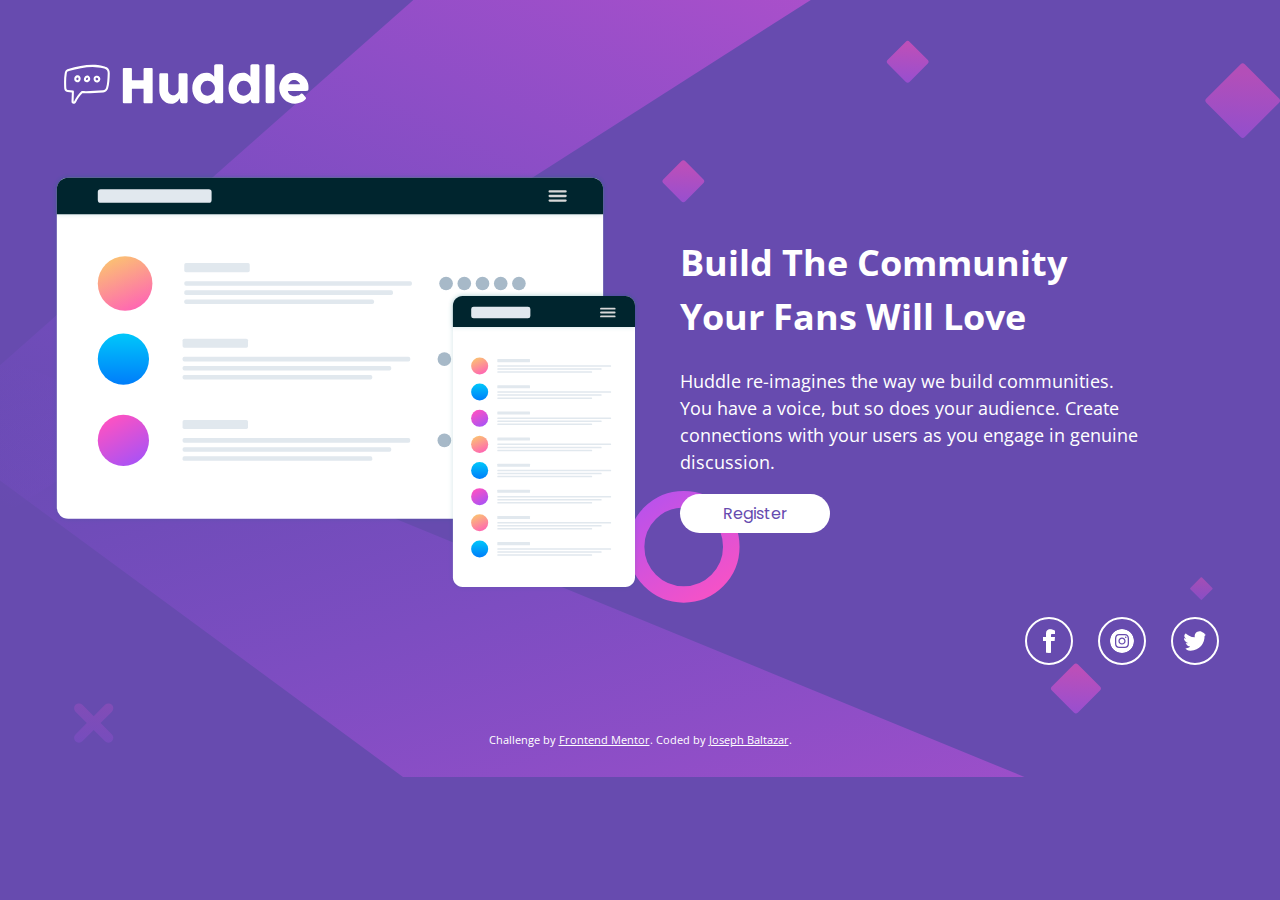
<file: huddle-landing-page/index.html>
<!DOCTYPE html>
<html lang="en">
<head>
  <meta charset="UTF-8">
  <meta name="viewport" content="width=device-width, initial-scale=1.0"> <!-- displays site properly based on user's device -->
  <link rel="icon" type="image/png" sizes="32x32" href="./images/favicon-32x32.png">
  <link rel="stylesheet" href="main.css">
  
  <title>Frontend Mentor | Huddle landing page with single introductory section</title>

  <!-- Feel free to remove these styles or customise in your own stylesheet 👍 -->
  <style>
    .attribution { font-size: 11px; text-align: center; }
    .attribution a { color: #fff; }
  </style>
</head>
<body>
  <main id="main_content">
    <div id="content_container">
      <div id="img_w_text">
        <img src="./images/logo.svg" alt="Huddle">
        <div id="img_description">
          <img src="./images/illustration-mockups.svg" alt="Illustration mockups">
          <div id="text_container">
            <h1 id="header">Build The Community <br>Your Fans Will Love</h1>
            <p class="page-text">Huddle re-imagines the way we build communities. You have a voice, but so does your audience. 
            Create connections with your users as you engage in genuine discussion.</p>
            <button class="button-style-1">Register</button>
          </div>
        </div>
      </div>
      <div id="social_icons">
        <svg xmlns="http://www.w3.org/2000/svg" width="24" height="24" viewBox="0 0 24 24"><path d="M9 8h-3v4h3v12h5v-12h3.642l.358-4h-4v-1.667c0-.955.192-1.333 1.115-1.333h2.885v-5h-3.808c-3.596 0-5.192 1.583-5.192 4.615v3.385z"/></svg>
        <svg xmlns="http://www.w3.org/2000/svg" width="24" height="24" viewBox="0 0 24 24"><path d="M14.829 6.302c-.738-.034-.96-.04-2.829-.04s-2.09.007-2.828.04c-1.899.087-2.783.986-2.87 2.87-.033.738-.041.959-.041 2.828s.008 2.09.041 2.829c.087 1.879.967 2.783 2.87 2.87.737.033.959.041 2.828.041 1.87 0 2.091-.007 2.829-.041 1.899-.086 2.782-.988 2.87-2.87.033-.738.04-.96.04-2.829s-.007-2.09-.04-2.828c-.088-1.883-.973-2.783-2.87-2.87zm-2.829 9.293c-1.985 0-3.595-1.609-3.595-3.595 0-1.985 1.61-3.594 3.595-3.594s3.595 1.609 3.595 3.594c0 1.985-1.61 3.595-3.595 3.595zm3.737-6.491c-.464 0-.84-.376-.84-.84 0-.464.376-.84.84-.84.464 0 .84.376.84.84 0 .463-.376.84-.84.84zm-1.404 2.896c0 1.289-1.045 2.333-2.333 2.333s-2.333-1.044-2.333-2.333c0-1.289 1.045-2.333 2.333-2.333s2.333 1.044 2.333 2.333zm-2.333-12c-6.627 0-12 5.373-12 12s5.373 12 12 12 12-5.373 12-12-5.373-12-12-12zm6.958 14.886c-.115 2.545-1.532 3.955-4.071 4.072-.747.034-.986.042-2.887.042s-2.139-.008-2.886-.042c-2.544-.117-3.955-1.529-4.072-4.072-.034-.746-.042-.985-.042-2.886 0-1.901.008-2.139.042-2.886.117-2.544 1.529-3.955 4.072-4.071.747-.035.985-.043 2.886-.043s2.14.008 2.887.043c2.545.117 3.957 1.532 4.071 4.071.034.747.042.985.042 2.886 0 1.901-.008 2.14-.042 2.886z"/></svg>
        <svg xmlns="http://www.w3.org/2000/svg" width="24" height="24" viewBox="0 0 24 24"><path d="M24 4.557c-.883.392-1.832.656-2.828.775 1.017-.609 1.798-1.574 2.165-2.724-.951.564-2.005.974-3.127 1.195-.897-.957-2.178-1.555-3.594-1.555-3.179 0-5.515 2.966-4.797 6.045-4.091-.205-7.719-2.165-10.148-5.144-1.29 2.213-.669 5.108 1.523 6.574-.806-.026-1.566-.247-2.229-.616-.054 2.281 1.581 4.415 3.949 4.89-.693.188-1.452.232-2.224.084.626 1.956 2.444 3.379 4.6 3.419-2.07 1.623-4.678 2.348-7.29 2.04 2.179 1.397 4.768 2.212 7.548 2.212 9.142 0 14.307-7.721 13.995-14.646.962-.695 1.797-1.562 2.457-2.549z"/></svg>
      </div>
    </div>
  </main>
  <footer>
    <p class="attribution">
      Challenge by <a href="https://www.frontendmentor.io?ref=challenge" target="_blank">Frontend Mentor</a>. 
      Coded by <a href="#">Joseph Baltazar</a>.
    </p>
  </footer>
</body>
</html>
</file>
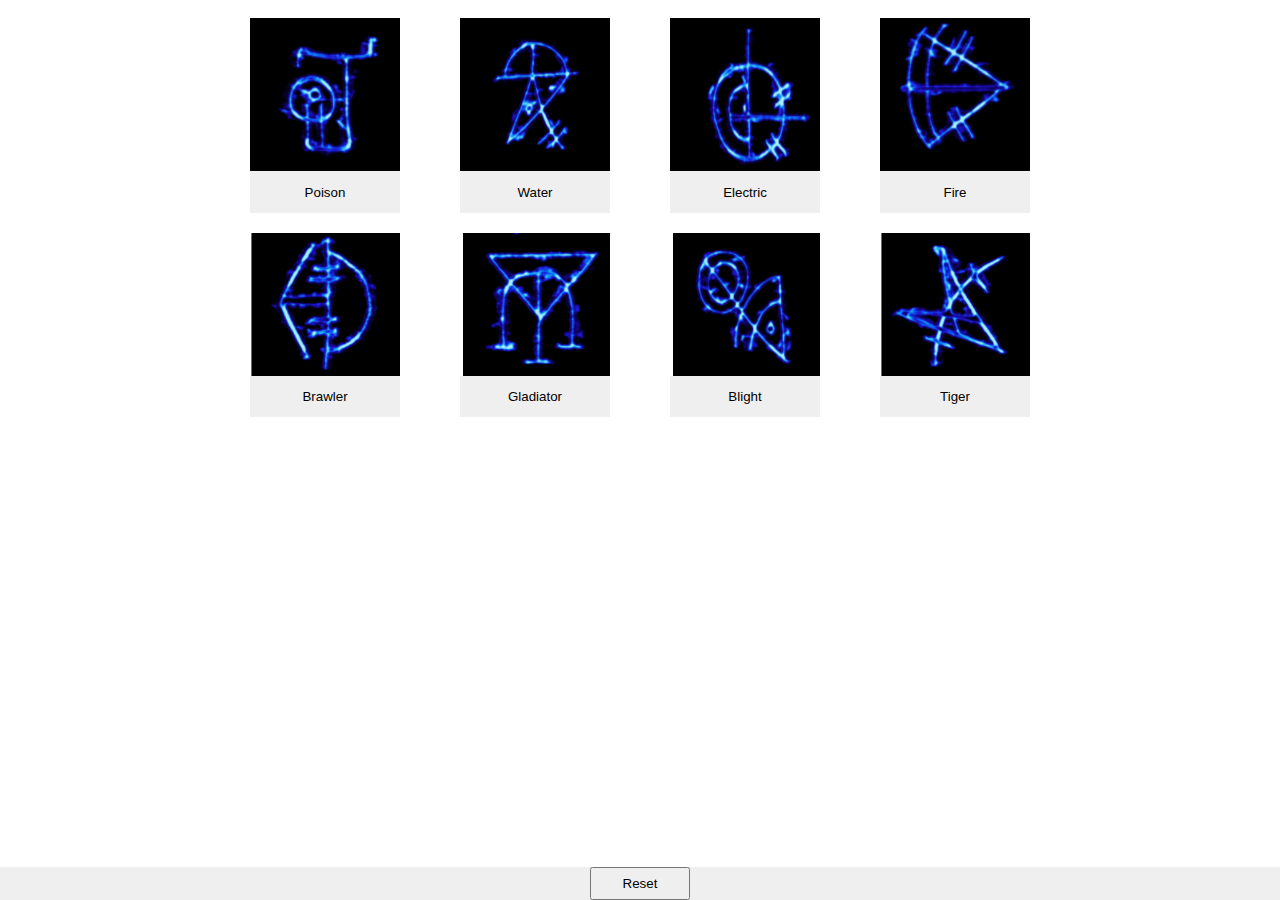
<file: IXTower/index.html>
<!DOCTYPE html>
<html lang="en">
<head>
    <meta charset="UTF-8">
    <meta name="viewport" content="width=device-width, initial-scale=1.0">
    <title>IX Tower Round</title>
    <style>
        body{font-family:'Montserrat', sans-serif;}
        #symbols_container{display:flex;flex-wrap:wrap;justify-content:space-between;max-width:800px;margin:0 auto 150px;}
        .symbols{display:flex;flex-direction:column;align-items:center;margin:10px;padding:0;border:none;}
        .symbols:hover{cursor:pointer;}
        .symbols img{max-width:150px;width:100%;height:100%;}
        #active_symbol_container{position:fixed;bottom:0;left:0;background:#efefef;width:100%;}
        #activeSymbol{margin:0 10px;text-align:center;text-transform:uppercase;word-break:break-all;}
        #reset{padding:7px 0;display:block;text-align:center;width:100%;margin:0 auto;max-width:100px;}
    </style>
</head>
<body>
    <div id="symbols_container">
        <button class="symbols" id="poison"><img src="poison.png"><p>Poison</p></button>
        <button class="symbols" id="water"><img src="water.png"><p>Water</p></button>
        <button class="symbols" id="electric"><img src="electric.png"><p>Electric</p></button>
        <button class="symbols" id="fire"><img src="fire.png"><p>Fire</p></button>
        <button class="symbols" id="brawler"><img src="brawler.png"><p>Brawler</p></button>
        <button class="symbols" id="gladiator"><img src="gladiator.png"><p>Gladiator</p></button>
        <button class="symbols" id="blight"><img src="blight.png"><p>Blight</p></button>
        <button class="symbols" id="tiger"><img src="tiger.png"><p>Tiger</p></button>
    </div>
    <div id="active_symbol_container">
        <div id="activeSymbol"></div>
        <button id="reset">Reset</button>
    </div>
</body>
<script>
    let symbols = document.querySelectorAll(".symbols");
    let orderContainer = document.getElementById("activeSymbol");
    let reset = document.getElementById("reset");
    let order = [];
    symbols.forEach(symbol => {
        symbol.addEventListener("click", () => {
            let nameOrder = symbol.textContent;
            order.push(nameOrder)

            orderContainer.innerHTML = `<p>${order}</p>`
        })
    })
    
    console.log(reset)
    reset.addEventListener("click", () => {
        window.location.reload();
    })
</script>
</html>
</file>
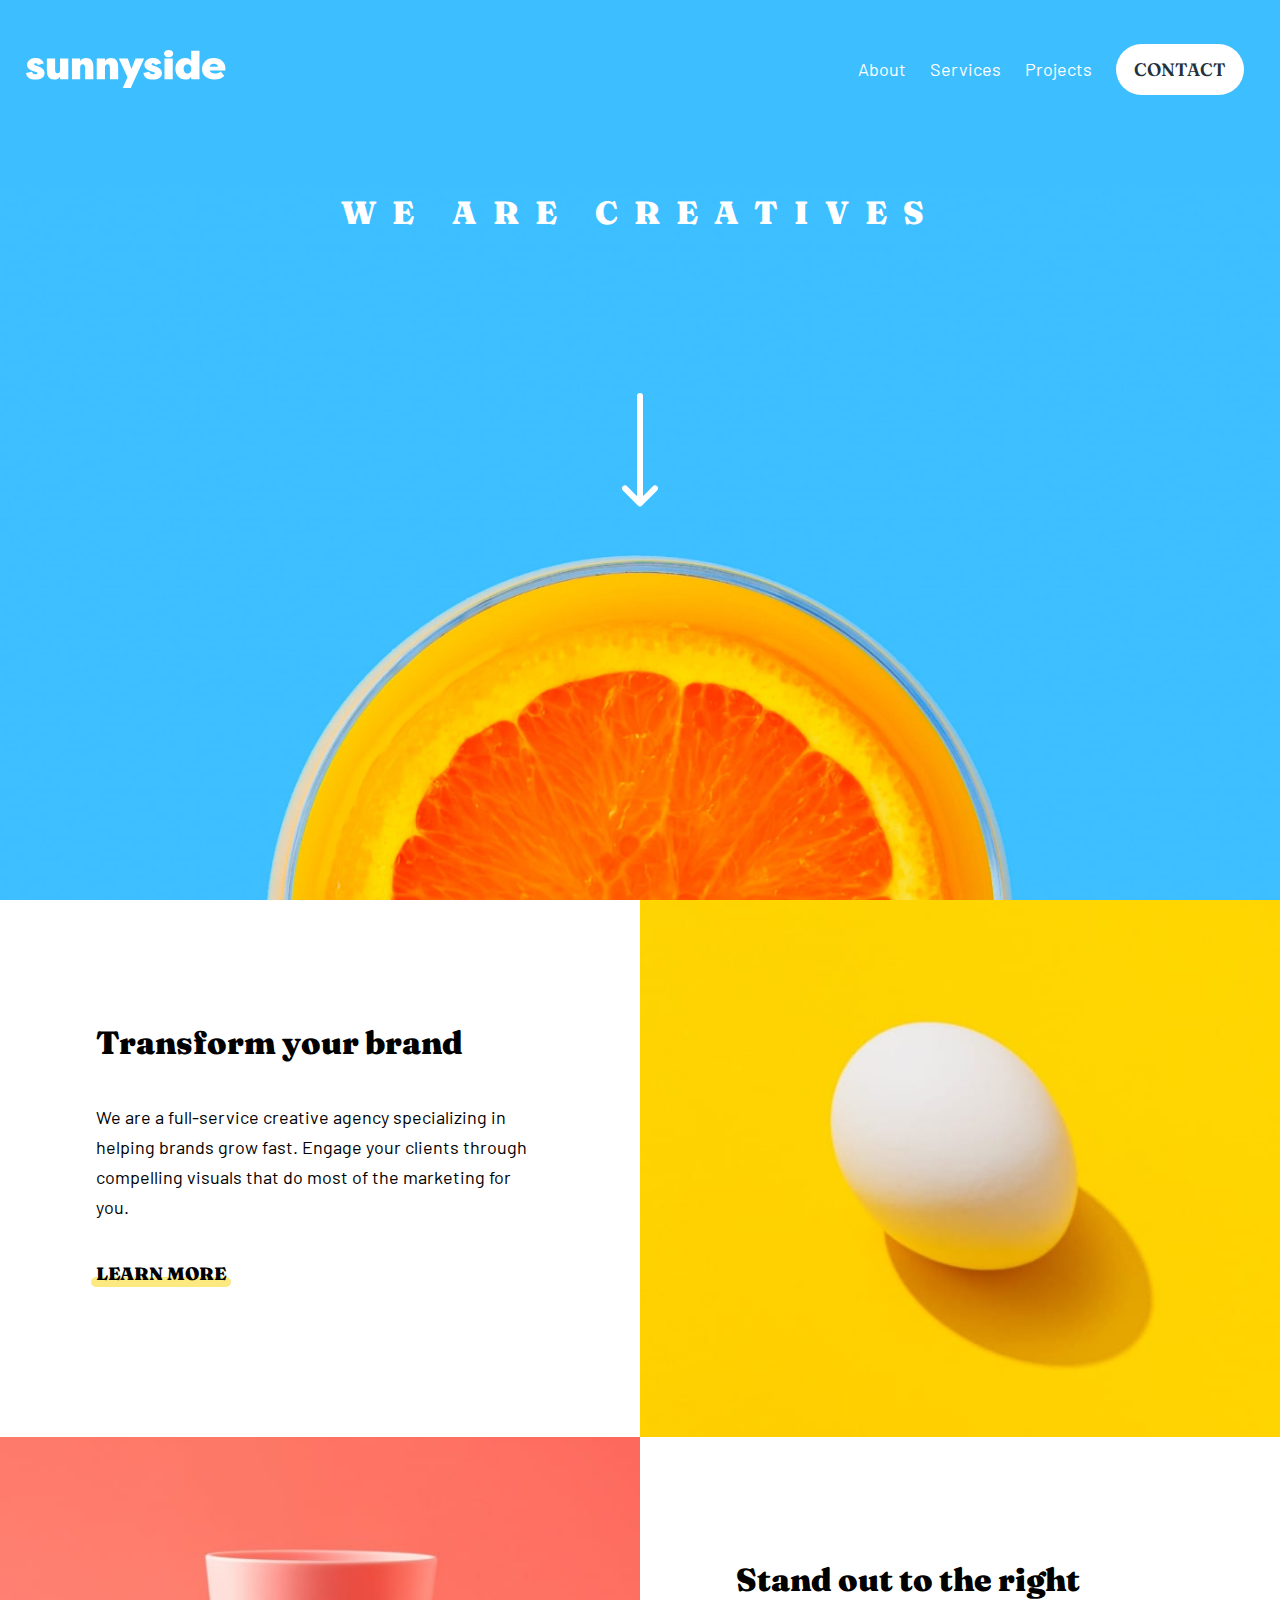
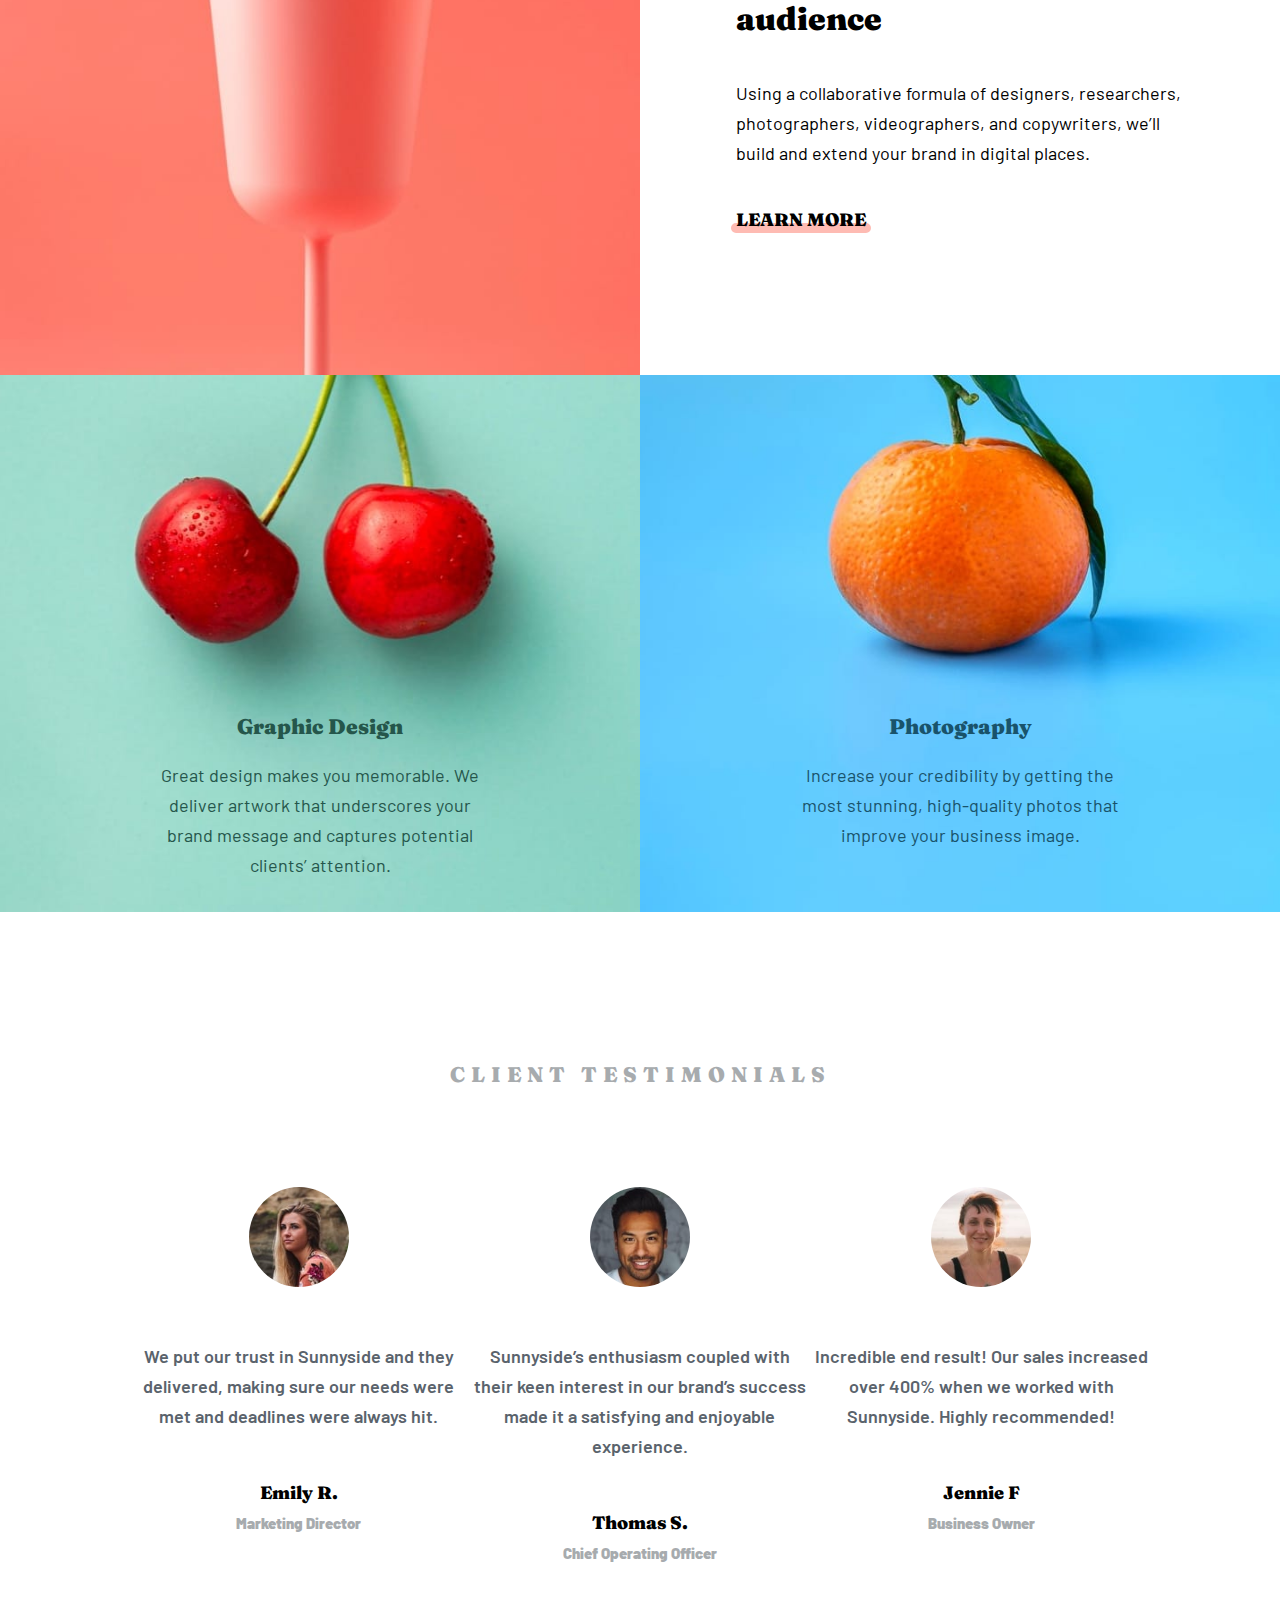
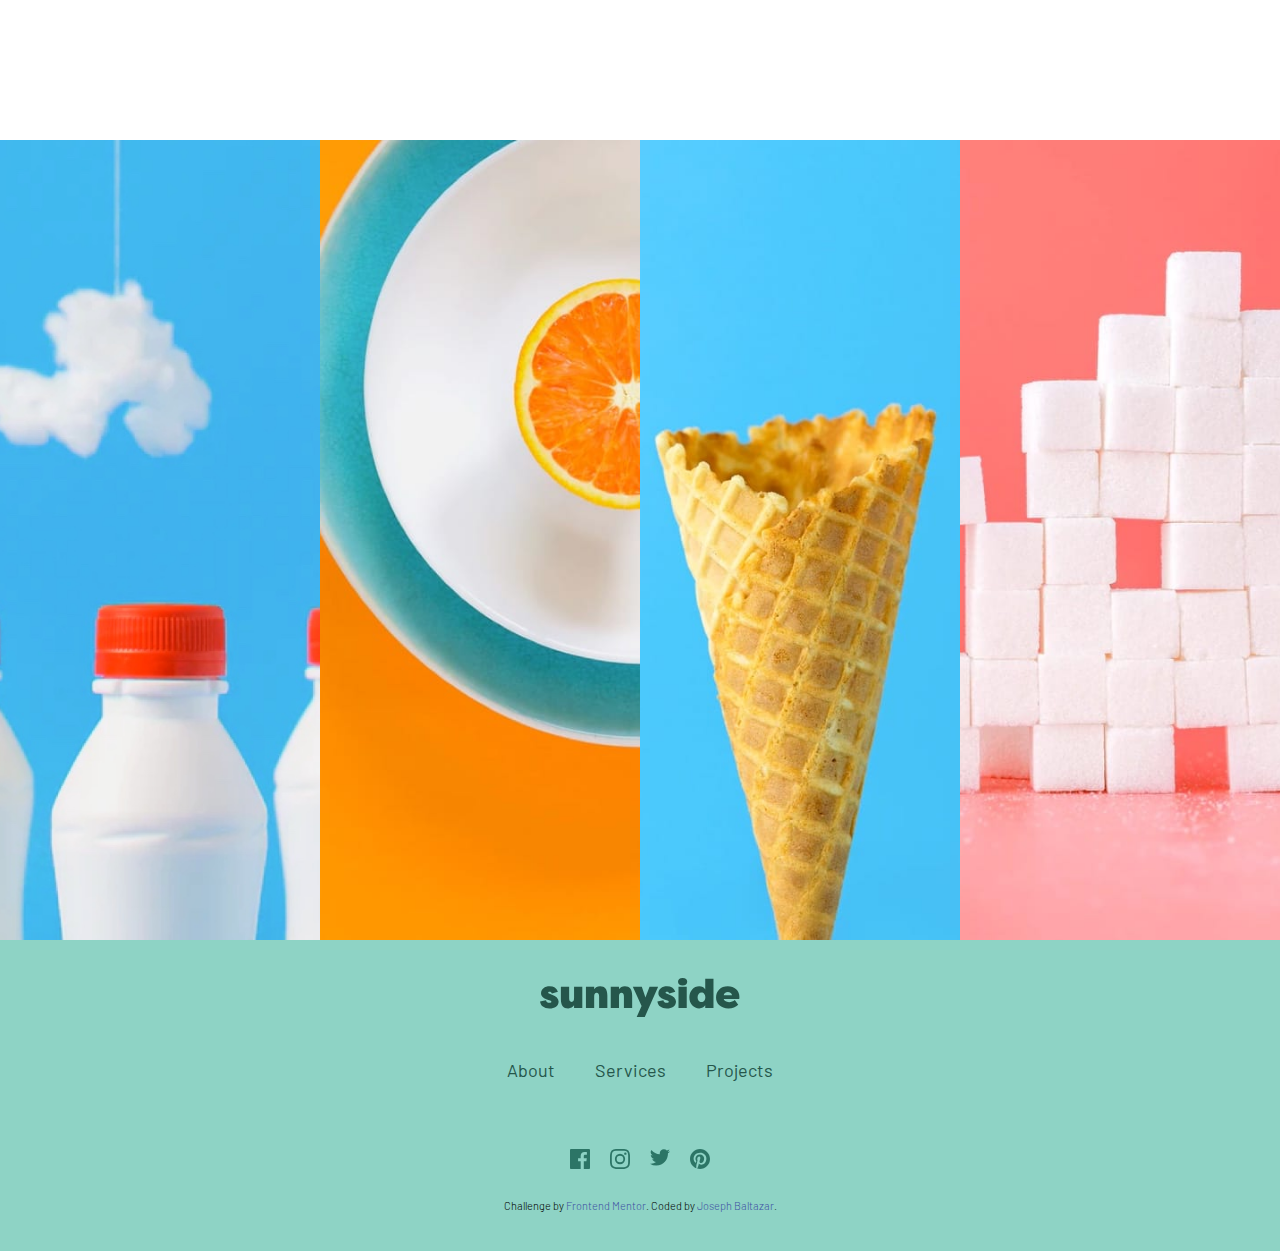
<file: sunnyside-landing-page/index.html>
<!DOCTYPE html>
<html lang="en">
    <head>
        <meta charset="UTF-8">
        <meta name="viewport" content="width=device-width, initial-scale=1.0"> <!-- displays site properly based on user's device -->
        <link rel="stylesheet" href="main.css">
        <link rel="icon" type="image/png" sizes="32x32" href="./images/favicon-32x32.png">

        <title>Frontend Mentor | Sunnyside agency landing page</title>
    </head>
    <body>
        <header>
            <nav id="nav_menu">
                <img src="./images/logo.svg" alt="Sunnyside">
                <ul id="list_styles" class="mobile-menu-list">
                    <li class="list-item"><a href="/">About</li></a>
                    <li class="list-item"><a href="/">Services</li></a>
                    <li class="list-item"><a href="/">Projects</li></a>
                    <li class="list-item button"><a href="/">Contact</li></a>
                </ul>
                <div id="mobile_menu">
                    <span class="line"></span>
                    <span class="line"></span>
                    <span class="line"></span>
                </div>
            </nav>
        </header>
        <main id="main_content">
            <div id="dropdown_menu">
                <ul class="mobile-menu-list">
                    <li class="list-item"><a href="/">About</li></a>
                    <li class="list-item"><a href="/">Services</li></a>
                    <li class="list-item"><a href="/">Projects</li></a>
                    <li class="list-item button"><a href="/">Contact</li></a>
                </ul>
            </div>
            <section id="presentational_headline_hero">
                <h1>We are creatives</h1>
                <a href="#services_info" aria-label="Scroll to next section"><span class="scroll-down"></span></a>
            </section>
            <section class="flex-container transform" id="services_info">
                <div class="flex-text-container a">
                    <h2 class="flex-header">Transform your brand</h2>
                    <p class="flex-description">
                        We are a full-service creative agency specializing in helping brands grow fast. Engage your clients through compelling visuals that do most of the marketing for you.
                    </p>
                    <a href="/" class="flex-link left">Learn More</a>
                </div>
                <div class="flex-img-container b">
                    <img src="./images/desktop/image-transform.jpg" alt="transform">
                </div>
                <div class="flex-img-container c">
                    <img src="./images/desktop/image-stand-out.jpg" alt="stand out">
                </div>
                <div class="flex-text-container d">
                    <h2 class="flex-header">Stand out to the right audience</h2>
                    <p class="flex-description">
                        Using a collaborative formula of designers, researchers, photographers, videographers, and copywriters, we’ll build and extend your brand in digital places.
                    </p>
                    <a href="/" class="flex-link right">Learn More</a>
                </div>
                <div class="flex-img-container e">
                    <img src="./images/desktop/image-graphic-design.jpg" alt="Graphic design">
                    <div class="flex-subheader">
                        <h3>Graphic Design</h3>
                        <p class="flex-description">
                            Great design makes you memorable. We deliver artwork that underscores your brand message and captures potential clients’ attention.
                        </p>
                    </div>
                </div>
                <div class="flex-img-container f">
                    <img src="./images/desktop/image-photography.jpg" alt="Photography">
                    <div class="flex-subheader">
                        <h3>Photography</h3>
                        <p class="flex-description">
                            Increase your credibility by getting the most stunning, high-quality photos that improve your business image.
                        </p>
                    </div>
                </div>
            </section>
            <section id="client_testimonials">
                <h3 class="header">Client Testimonials</h3>
                <div id="clients_container">
                    <div class="clients">
                        <img src="images/image-emily.jpg" alt="Emily">
                        <p class="client-testimonial">We put our trust in Sunnyside and they delivered, making sure our needs were met and deadlines were always hit.</p>
                        <h4 class="client-name">Emily R.</h4>
                        <h5 class="client-title">Marketing Director</h5>
                    </div>
                    <div class="clients">
                        <img src="images/image-thomas.jpg" alt="Thomas">
                        <p class="client-testimonial">Sunnyside’s enthusiasm coupled with their keen interest in our brand’s success made it a satisfying and enjoyable experience.</p>
                        <h4 class="client-name">Thomas S.</h4>
                        <h5 class="client-title">Chief Operating Officer</h5>
                    </div>
                    <div class="clients">
                        <img src="images/image-jennie.jpg" alt="Jennie">
                        <p class="client-testimonial">Incredible end result! Our sales increased over 400% when we worked with Sunnyside. Highly recommended!</p>
                        <h4 class="client-name">Jennie F</h4>
                        <h5 class="client-title">Business Owner</h5>
                    </div>
                </div>
            </section>
            <footer id="footer">
                <div id="footer_grid_images">
                    <div class="fg-img" id="milk"></div>
                    <div class="fg-img" id="orange"></div>
                    <div class="fg-img" id="cone"></div>
                    <div class="fg-img" id="sugar_cubes"></div>
                </div>
                <div id="footer_contact_info">
                    <img id="logo_footer" src="./images/logo-footer.svg" alt="Sunnyside">
                    <ul class="footer-links">
                        <li><a href="/">About</a></li>
                        <li><a href="/">Services</a></li>
                        <li><a href="/">Projects</a></li>
                    </ul>
                    <div class="footer-links social-links">
                        <img src="./images/icon-facebook.svg" alt="Facebook">
                        <img src="./images/icon-instagram.svg" alt="Instagram">
                        <img src="./images/icon-twitter.svg" alt="Twitter">
                        <img src="./images/icon-pinterest.svg" alt="Pinterest">
                    </div>
                    <div class="attribution">
                        Challenge by <a href="https://www.frontendmentor.io?ref=challenge" target="_blank">Frontend Mentor</a>. 
                        Coded by <a href="#">Joseph Baltazar</a>.
                    </div>
                </div>
            </footer>
        </main>
        <script src="main.js"></script>
    </body>
</html>
</file>
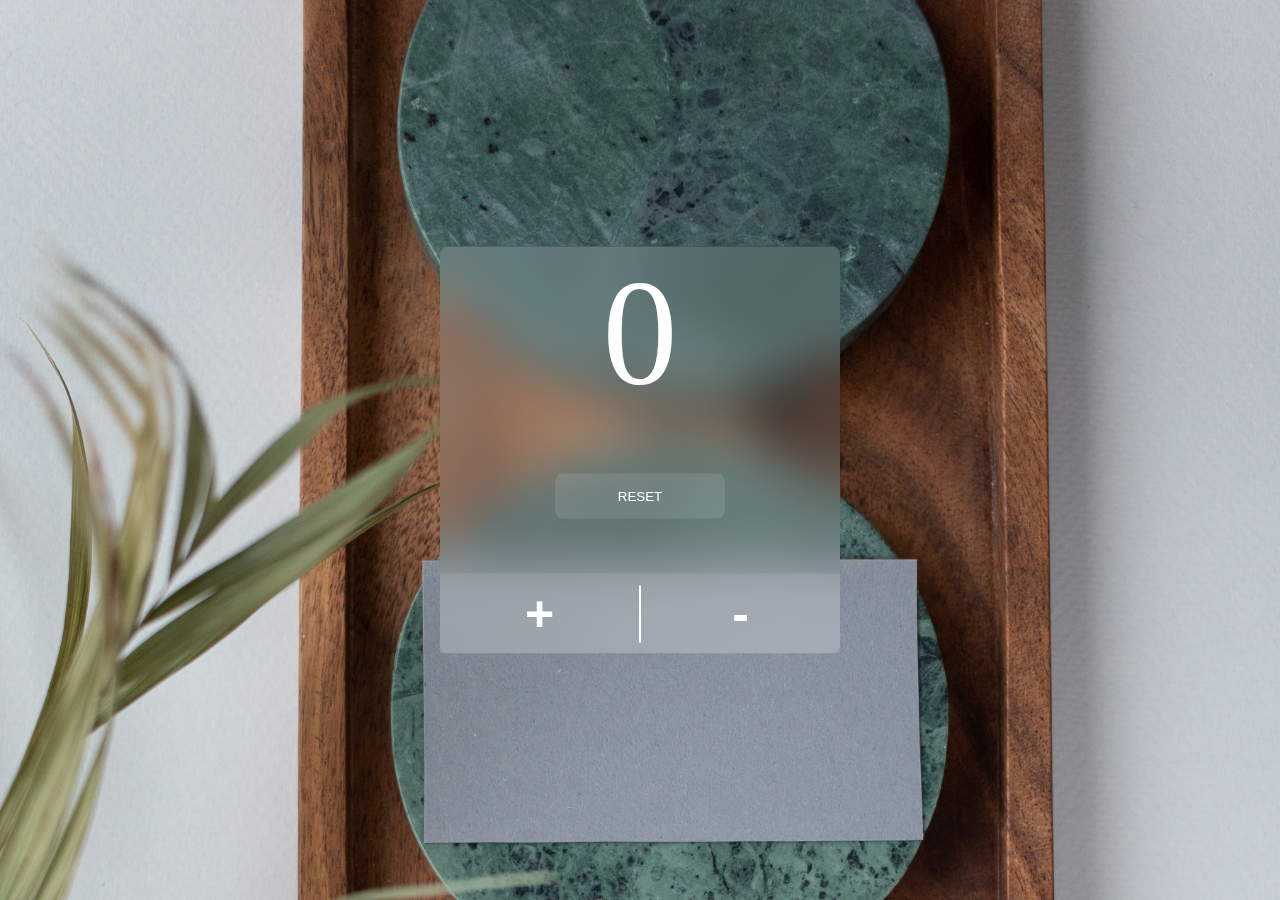
<file: TallyCounter/index.html>
<!DOCTYPE html>
<html lang="en">
<head>
    <meta charset="UTF-8">
    <meta name="viewport" content="width=device-width, initial-scale=1.0">
    <title>Tally Counter</title>
    <link rel="stylesheet" href="main.css">
</head>
<body>
    <div id="tally_counter_container">
        <p id="tally_number">0</p>
        <button id="reset">Reset</button>
        <div id="interactions">
            <input type="button" class="button" id="add" value="+">
            <div id="divider"></div>
            <input type="button" class="button" id="remove" value="-">
        </div>
    </div>
    <script src="app.js"></script>
</body>
</html>
</file>
<file: huddle-landing-page/main.css>
@import url("https://fonts.googleapis.com/css2?family=Open+Sans&family=Poppins:wght@400;600&display=swap");body{margin:0;padding:0;color:#fff;font-family:'Open Sans', sans-serif;font-size:18px;background:#674baf;background-image:url("./images/bg-mobile.svg");background-repeat:no-repeat;background-size:cover}@media only screen and (min-width: 768px){body{background-image:url("./images/bg-desktop.svg")}}body #content_container{padding:4%}@media only screen and (min-width: 1900px){body #content_container{max-width:1600px;width:100%;margin:0 auto}}body #content_container #img_description{margin-top:50px}@media only screen and (min-width: 1200px){body #content_container #img_description{display:-webkit-box;display:-ms-flexbox;display:flex}}body #content_container #img_description img{padding-right:40px;width:100%}@media only screen and (min-width: 1200px){body #content_container #img_description img{width:50%}}body #content_container #img_description #text_container{padding-top:40px}@media only screen and (max-width: 1199px){body #content_container #img_description #text_container{text-align:center}}@media only screen and (min-width: 1200px){body #content_container #img_description #text_container{width:50%}}body #content_container #img_description #text_container #header{line-height:1.5em}body #content_container #img_description #text_container .page-text{line-height:1.5em}@media only screen and (min-width: 1200px){body #content_container #img_description #text_container .page-text{max-width:460px;width:100%}}body #content_container #img_description #text_container .button-style-1{font-size:16px;font-family:"Poppins", sans-serif;color:#674baf;background:#fff;border:none;padding:7px 14px;border-radius:50px;width:100%;max-width:150px;-webkit-transition:.3s;transition:.3s}body #content_container #img_description #text_container .button-style-1:hover{cursor:pointer;-webkit-transition:.3s;transition:.3s;color:#fff;background:#e882e8}body #content_container #social_icons{text-align:center;margin-top:25px}@media only screen and (min-width: 1200px){body #content_container #social_icons{text-align:right}}@media only screen and (min-width: 1900px){body #content_container #social_icons{max-width:1600px;width:100%}}body #content_container #social_icons svg{border:2px solid #fff;fill:#fff;padding:10px;border-radius:50px;margin:0 10px;-webkit-transition:.3s;transition:.3s}body #content_container #social_icons svg:hover{cursor:pointer;border:2px solid #e882e8;fill:#e882e8;-webkit-transition:.3s;transition:.3s}
</file>
<file: sunnyside-landing-page/main.css>
@import url("https://fonts.googleapis.com/css2?family=Barlow:wght@300;400;600&family=Fraunces:wght@700;900&display=swap");html{scroll-behavior:smooth}body{margin:0;padding:0;font-size:18px;font-family:"Barlow",sans-serif;font-weight:300;background:#3DBEFF}h1,h2,h3,h4,h5,h6{font-family:"Fraunces",serif;font-weight:900}img{width:100%;height:100%;-o-object-fit:cover;object-fit:cover;-o-object-position:center;object-position:center}a{color:inherit;text-decoration:none}p{line-height:30px;font-weight:400}.transition,header #nav_menu #mobile_menu.active .line,header #nav_menu #mobile_menu .line,header #nav_menu #list_styles .list-item,header #nav_menu #list_styles .list-item:hover:not(.button),header #nav_menu #list_styles .list-item.button,header #nav_menu #list_styles .list-item.button:hover,#dropdown_menu,#dropdown_menu.active,#dropdown_menu .list-item.button,#dropdown_menu .list-item.button:hover,#presentational_headline_hero .scroll-down,#presentational_headline_hero .scroll-down:hover,#footer #footer_contact_info .footer-links li a,#footer #footer_contact_info .footer-links li a:hover,#footer #footer_contact_info .footer-links.social-links img,#footer #footer_contact_info .footer-links.social-links img:hover{-webkit-transition:.3s;transition:.3s}header{position:relative;width:100%;background:#3DBEFF;z-index:2}@media only screen and (min-width: 1024px){header{position:absolute;top:0}}header #nav_menu{display:-webkit-box;display:-ms-flexbox;display:flex;-webkit-box-pack:justify;-ms-flex-pack:justify;justify-content:space-between;-webkit-box-align:center;-ms-flex-align:center;align-items:center;padding:2%}header #nav_menu img{max-width:200px;width:100%}header #nav_menu #mobile_menu{display:-webkit-box;display:-ms-flexbox;display:flex;-webkit-box-orient:vertical;-webkit-box-direction:normal;-ms-flex-direction:column;flex-direction:column;width:50px;position:relative}@media only screen and (min-width: 1024px){header #nav_menu #mobile_menu{display:none}}header #nav_menu #mobile_menu.active .line{position:absolute}header #nav_menu #mobile_menu.active .line:nth-child(1){-webkit-transform:rotate(45deg);transform:rotate(45deg)}header #nav_menu #mobile_menu.active .line:nth-child(2){opacity:0}header #nav_menu #mobile_menu.active .line:nth-child(3){-webkit-transform:rotate(-45deg);transform:rotate(-45deg);top:0px}header #nav_menu #mobile_menu .line{border:1px solid #fff;height:0px;width:30px;margin:2px}@media only screen and (max-width: 1023px){header #nav_menu #list_styles{display:none}}header #nav_menu #list_styles .list-item{color:#fff;font-weight:400;display:inline-block;margin:0 10px;position:relative}header #nav_menu #list_styles .list-item:hover:not(.button){color:#19536b;font-weight:900}header #nav_menu #list_styles .list-item.button{background:#fff;color:#23303e;font-family:"Fraunces",serif;font-weight:600;text-transform:uppercase;padding:14px 18px;border-radius:50px}header #nav_menu #list_styles .list-item.button:hover{cursor:pointer;background:#19536b;color:#fff}#main_content{position:relative}#dropdown_menu{position:absolute;top:-10%;left:50%;width:95%;-webkit-transform:translate(-50%, 0);transform:translate(-50%, 0);background:#fff;z-index:12;display:none}#dropdown_menu.active{top:1%;display:block}#dropdown_menu .mobile-menu-list{padding:0 50px;list-style-type:none}#dropdown_menu:before{content:" ";width:0;height:0;border-style:solid;border-width:40px 40px 0 40px;border-color:#fff transparent transparent transparent;position:absolute;right:-20px;-webkit-transform:rotate(90deg);transform:rotate(90deg);top:-20px}#dropdown_menu .list-item{color:#818498;font-weight:400}@media only screen and (max-width: 1023px){#dropdown_menu .list-item{margin:40px 0;text-align:center}}@media only screen and (min-width: 1024px){#dropdown_menu .list-item{color:#fff;display:inline-block;margin:0 10px}}#dropdown_menu .list-item.button{background:#fad400;color:#23303e;font-family:"Fraunces",serif;font-weight:600;text-transform:uppercase;padding:14px 18px;border-radius:50px}@media only screen and (min-width: 1024px){#dropdown_menu .list-item.button{background:#fff}}#dropdown_menu .list-item.button:hover{cursor:pointer;background:rgba(255,255,255,0.45);color:#fff}#presentational_headline_hero{background-image:url("./images/mobile/image-header.jpg");background-size:cover;background-repeat:no-repeat;background-position:bottom;height:50vh;position:relative}@media only screen and (min-width: 480px){#presentational_headline_hero{background-image:url("./images/desktop/image-header.jpg")}}@media only screen and (min-width: 1024px){#presentational_headline_hero{height:100vh;background-size:contain}}#presentational_headline_hero h1{color:#fff;font-size:clamp(1.8rem, 2.5vw, 5rem);text-transform:uppercase;position:absolute;top:20%;width:100%;z-index:2;text-align:center;-webkit-transform:translateY(-20%);transform:translateY(-20%)}@media only screen and (min-width: 400px){#presentational_headline_hero h1{letter-spacing:16px}}#presentational_headline_hero .scroll-down{background-image:url("./images/icon-arrow-down.svg");background-repeat:no-repeat;background-position:center;position:absolute;top:50%;left:50%;-webkit-transform:translate(-50%, -50%);transform:translate(-50%, -50%);width:50px;height:150px}#presentational_headline_hero .scroll-down:hover{cursor:pointer;top:52%}.flex-container{display:grid;grid-auto-columns:1fr;grid-template-columns:1fr;grid-template-rows:repeat(6, 1fr);gap:0;grid-template-areas:"a" "b" "c" "d" "e" "f"}@media only screen and (min-width: 1024px){.flex-container{grid-template-columns:1fr 1fr;grid-template-rows:1fr 1fr 1fr;grid-template-areas:"a b" "c d" "e f"}}.flex-container .flex-text-container{background:#fff;padding:15%}.flex-container .flex-text-container .flex-header{font-size:clamp(1.8rem, 2.5vw, 5rem)}.flex-container .flex-text-container .flex-description{margin:40px 0}.flex-container .flex-text-container .flex-link{font-family:"Fraunces",serif;font-weight:900;text-transform:uppercase;position:relative;z-index:1}.flex-container .flex-text-container .flex-link:after{content:" ";border-radius:50px;opacity:0.5;width:100%;position:absolute;bottom:-20%;left:50%;-webkit-transform:translate(-50%, -20%);transform:translate(-50%, -20%);z-index:-1}.flex-container .flex-text-container .flex-link.left:after{border:5px solid #fad400}.flex-container .flex-text-container .flex-link.right:after{border:5px solid #fe7867}.flex-container .flex-img-container{position:relative}.flex-container .flex-img-container.a{grid-area:a}.flex-container .flex-img-container.b{grid-area:b}.flex-container .flex-img-container.c{grid-area:c}.flex-container .flex-img-container.d{grid-area:d}.flex-container .flex-img-container.e{grid-area:e;color:#25564b}.flex-container .flex-img-container.f{grid-area:f;color:#19536b}.flex-container .flex-img-container .flex-subheader{position:absolute;bottom:0;left:50%;-webkit-transform:translateX(-50%);transform:translateX(-50%);text-align:center;min-height:220px}@media only screen and (max-width: 479px){.flex-container .flex-img-container .flex-subheader{width:90%}}#client_testimonials{background:#fff;padding:10%}#client_testimonials .header{color:#a7abae;text-align:center;text-transform:uppercase;letter-spacing:6px}#client_testimonials #clients_container{text-align:center;margin-top:50px}@media only screen and (min-width: 1024px){#client_testimonials #clients_container{display:-webkit-box;display:-ms-flexbox;display:flex;-ms-flex-pack:distribute;justify-content:space-around}}#client_testimonials #clients_container .clients{margin:50px 0}#client_testimonials #clients_container .clients img{max-width:100px;max-height:100px;border-radius:50px}#client_testimonials #clients_container .clients .client-testimonial{color:#5a636c;font-weight:600;max-width:350px;width:100%;margin:50px auto}#client_testimonials #clients_container .clients .client-name{margin-bottom:10px}#client_testimonials #clients_container .clients .client-title{color:#a7abae;font-family:"Barlow",sans-serif;margin:0}#footer #footer_grid_images{overflow:hidden;display:grid;grid-auto-columns:1fr;grid-template-columns:1fr 1fr;grid-template-rows:1fr 1fr;gap:0;grid-template-areas:"milk orange" "cone sugar_cubes"}@media only screen and (min-width: 1200px){#footer #footer_grid_images{grid-template-columns:1fr 1fr 1fr 1fr;grid-template-rows:1fr;grid-template-areas:"milk orange cone sugar_cubes"}}#footer #footer_grid_images .fg-img{height:200px;background-repeat:no-repeat;background-size:cover;background-position:center center}@media only screen and (min-width: 1200px){#footer #footer_grid_images .fg-img{height:800px}}#footer #footer_grid_images .fg-img#milk{grid-area:milk;background-image:url("./images/mobile/image-gallery-milkbottles.jpg")}@media only screen and (min-width: 1200px){#footer #footer_grid_images .fg-img#milk{background-image:url("./images/desktop/image-gallery-milkbottles.jpg")}}#footer #footer_grid_images .fg-img#orange{grid-area:orange;background-image:url("./images/mobile/image-gallery-orange.jpg")}@media only screen and (min-width: 1200px){#footer #footer_grid_images .fg-img#orange{background-image:url("./images/desktop/image-gallery-orange.jpg")}}#footer #footer_grid_images .fg-img#cone{grid-area:cone;background-image:url("./images/mobile/image-gallery-cone.jpg")}@media only screen and (min-width: 1200px){#footer #footer_grid_images .fg-img#cone{background-image:url("./images/desktop/image-gallery-cone.jpg")}}#footer #footer_grid_images .fg-img#sugar_cubes{grid-area:sugar_cubes;background-image:url("./images/mobile/image-gallery-sugar-cubes.jpg")}@media only screen and (min-width: 1200px){#footer #footer_grid_images .fg-img#sugar_cubes{background-image:url("./images/desktop/image-gallery-sugarcubes.jpg")}}#footer #footer_contact_info{background:#8ED3C5;padding:3%;text-align:center}#footer #footer_contact_info #logo_footer{max-width:200px;width:100%}#footer #footer_contact_info .footer-links{display:-webkit-box;display:-ms-flexbox;display:flex;-webkit-box-pack:center;-ms-flex-pack:center;justify-content:center;padding-left:0;list-style-type:none}#footer #footer_contact_info .footer-links li{margin:20px}#footer #footer_contact_info .footer-links li a{color:#25564b;font-weight:400}#footer #footer_contact_info .footer-links li a:hover{color:#5a636c}#footer #footer_contact_info .footer-links.social-links img{max-width:20px;margin:30px 10px}#footer #footer_contact_info .footer-links.social-links img:hover{cursor:pointer;-webkit-transform:scale(1.2);transform:scale(1.2)}#footer #footer_contact_info .attribution{font-size:11px;text-align:center}#footer #footer_contact_info .attribution a{color:#3e52a3}
</file>
<file: TallyCounter/main.css>
body {
    background-image: url("bg.jpg");
    background-size: cover;
    padding: 0;
    margin: 0;
    position: relative;
    height: 100vh;
}

body * {
    color: #fff;
}

#tally_counter_container {
    border-radius: 8px;
    background-color: rgba(255, 255, 255, .15);
    backdrop-filter: blur(25px);
    max-width: 400px;
    width: 100%;
    margin: 0 auto;
    height: auto;
    text-align: center;
    position: absolute;
    top: 50%;
    left: 50%;
    transform: translate(-50%, -50%);
}

#tally_number {
    font-size: 150px;
    font-weight: 400;
    width: 100%;
    text-align: center;
    border: none;
    background: transparent;
    margin: 0;
}

#interactions {
    display: flex;
    justify-content: space-evenly;
    background: rgba(255,255,255,0.1);
}

#divider{
    border: 1px solid;
    height: 55px;
    align-self: center;
}

.button {
    font-size: 50px;
    font-weight: 600;
    border: none;
    width: 100%;
    height: 80px;
    background: none;
    box-shadow: none;
    transition: .3s all;
}

.button:hover, #reset:hover {
    cursor: pointer;
    transition: .3s all;
    outline: 1px solid #efefef;
    outline-offset: -10px;
}

#reset {
    padding: 15px 55px;
    margin: 55px auto;
    width: 100%;
    max-width: 170px;
    text-transform: uppercase;
    background: rgba(255,255,255,0.1);
    box-shadow: none;
    border: none;
    border-radius: 8px;
}
</file>
